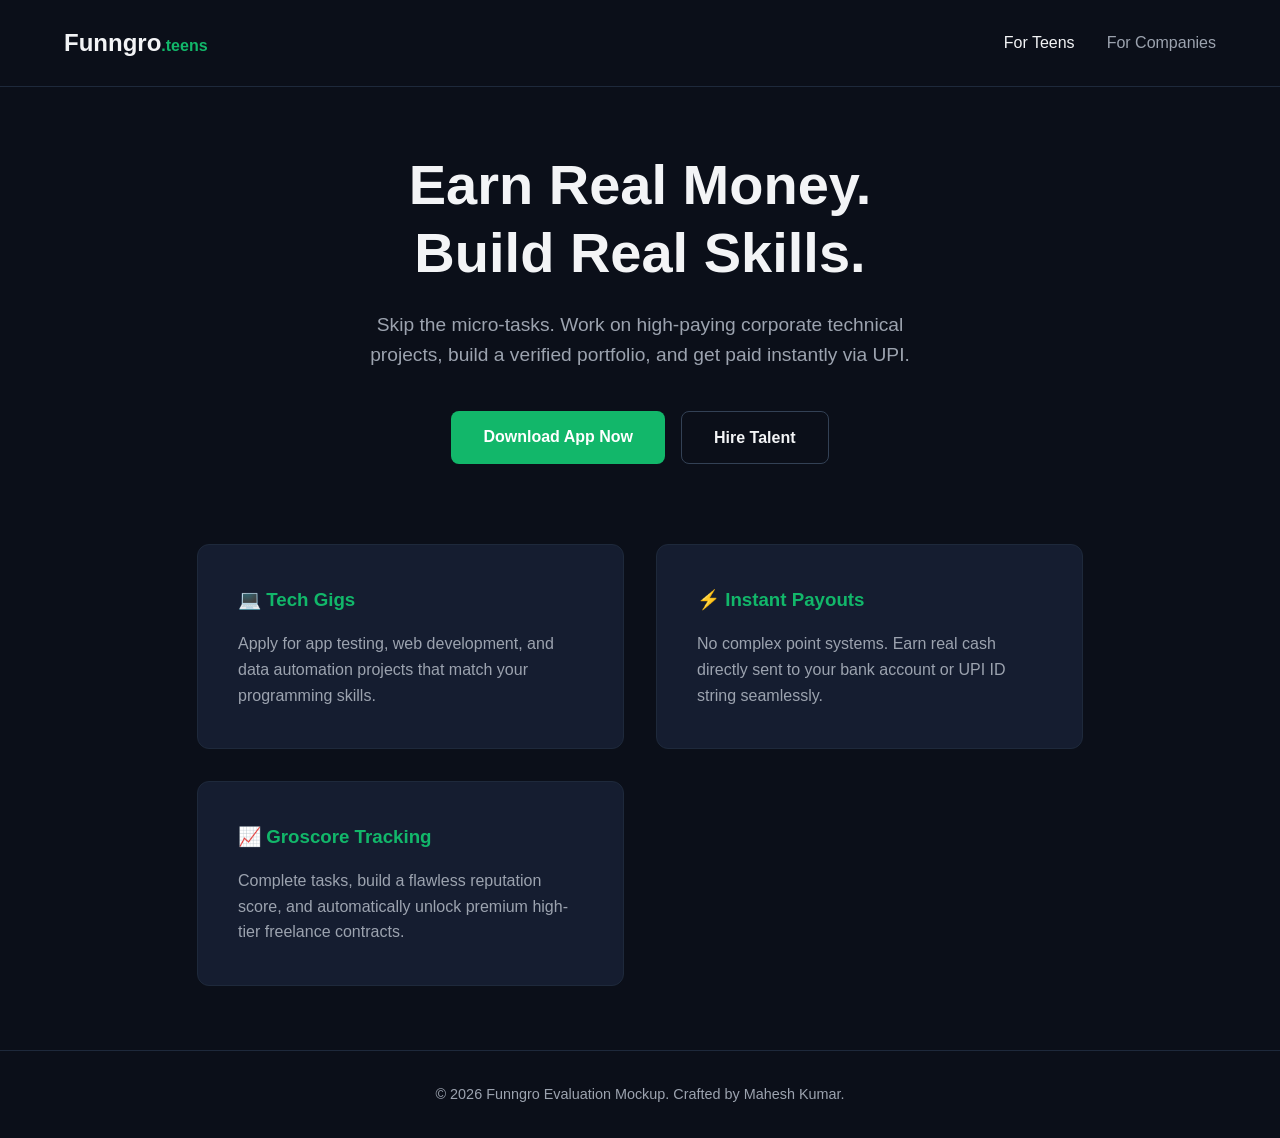
<file: index.html>
<!DOCTYPE html>
<html lang="en">
<head>
    <meta charset="UTF-8">
    <meta name="viewport" content="width=device-width, initial-scale=1.0">
    <title>Funngro for Teens | Earn Money & Build Real-World Skills</title>
    <meta name="description" content="Earn real money as a teenager in India. Apply for freelance coding, data research, and social media projects on Funngro with instant UPI payouts.">
    <meta name="keywords" content="teen earning app, student freelance work, earn money online teens, python student projects, upi payout gigs">
    <link rel="stylesheet" href="style.css">
</head>
<body class="teen-theme">
    <header>
        <nav class="navbar">
            <div class="logo">Funngro<span>.teens</span></div>
            <ul class="nav-links">
                <li><a href="index.html" class="active">For Teens</a></li>
                <li><a href="company.html">For Companies</a></li>
            </ul>
        </nav>
    </header>

    <main>
        <section class="hero">
            <h1>Earn Real Money.<br>Build Real Skills.</h1>
            <p>Skip the micro-tasks. Work on high-paying corporate technical projects, build a verified portfolio, and get paid instantly via UPI.</p>
            <div class="cta-buttons">
                <a href="#" class="btn-primary">Download App Now</a>
                <a href="company.html" class="btn-secondary">Hire Talent</a>
            </div>
        </section>

        <section class="features">
            <article class="card">
                <h3>💻 Tech Gigs</h3>
                <p>Apply for app testing, web development, and data automation projects that match your programming skills.</p>
            </article>
            <article class="card">
                <h3>⚡ Instant Payouts</h3>
                <p>No complex point systems. Earn real cash directly sent to your bank account or UPI ID string seamlessly.</p>
            </article>
            <article class="card">
                <h3>📈 Groscore Tracking</h3>
                <p>Complete tasks, build a flawless reputation score, and automatically unlock premium high-tier freelance contracts.</p>
            </article>
        </section>
    </main>

    <footer>
        <p>&copy; 2026 Funngro Evaluation Mockup. Crafted by Mahesh Kumar.</p>
    </footer>
</body>
</html>
</file>
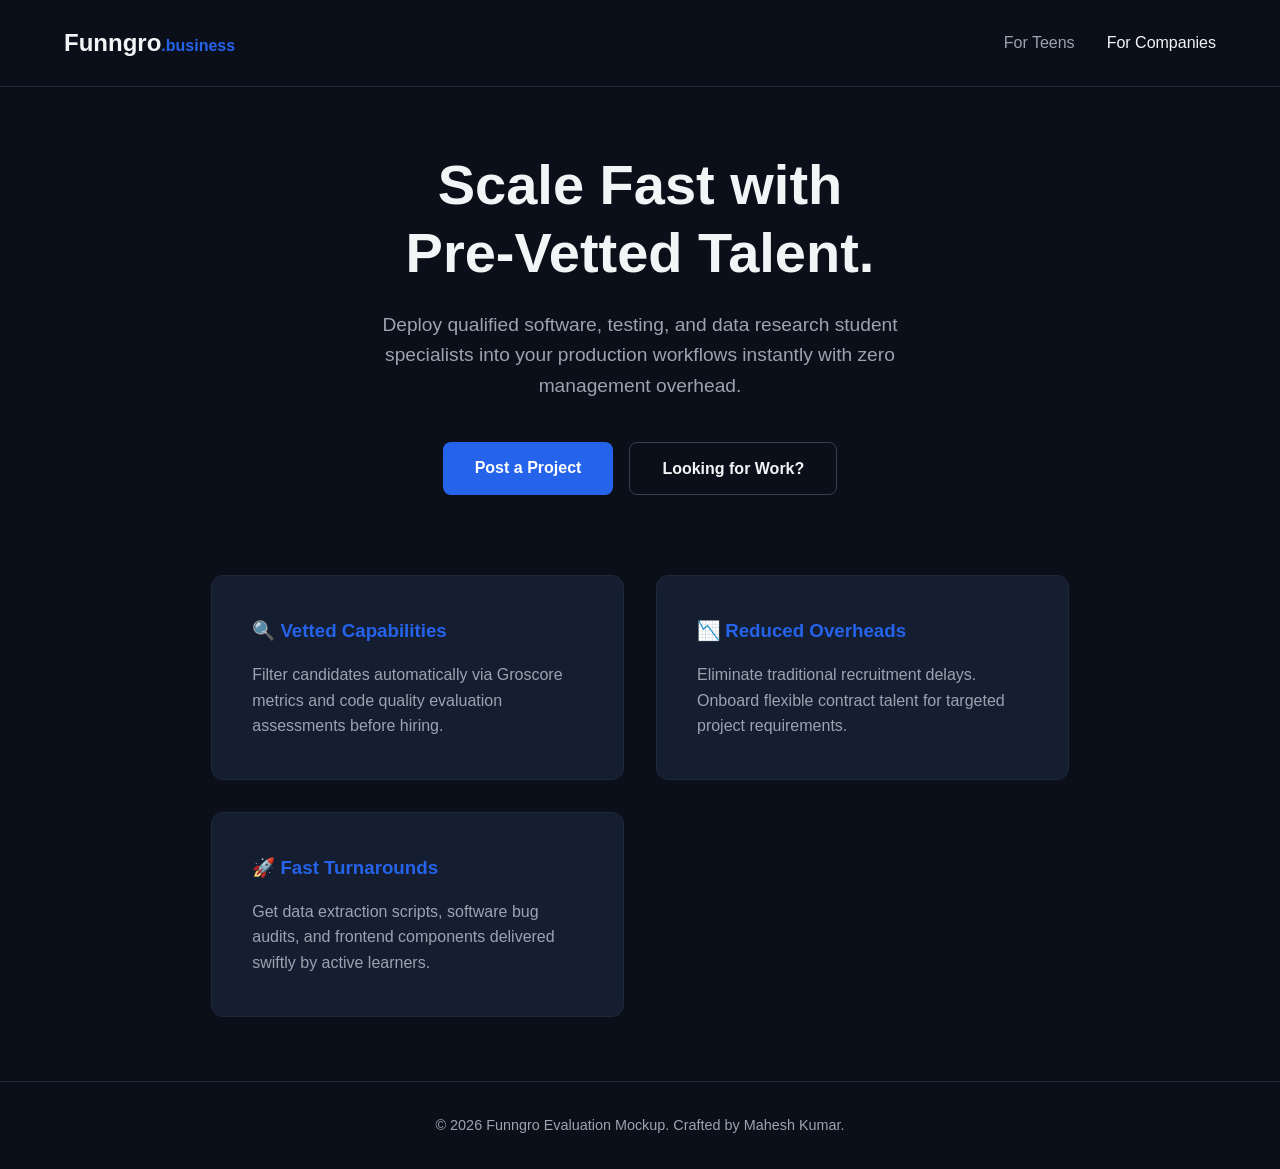
<file: company.html>
<!DOCTYPE html>
<html lang="en">
<head>
    <meta charset="UTF-8">
    <meta name="viewport" content="width=device-width, initial-scale=1.0">
    <title>Funngro for Business | Hire Vetted Gen-Z Technical Talent</title>
    <meta name="description" content="Scale your business operations using pre-vetted student talent. Hire young developers, QA testers, and data specialists on demand with zero overhead.">
    <meta name="keywords" content="hire student developers, crowd-sourced app testing, cost effective web development, hire gen-z talent">
    <link rel="stylesheet" href="style.css">
</head>
<body class="company-theme">
    <header>
        <nav class="navbar">
            <div class="logo">Funngro<span>.business</span></div>
            <ul class="nav-links">
                <li><a href="index.html">For Teens</a></li>
                <li><a href="company.html" class="active">For Companies</a></li>
            </ul>
        </nav>
    </header>

    <main>
        <section class="hero">
            <h1>Scale Fast with<br>Pre-Vetted Talent.</h1>
            <p>Deploy qualified software, testing, and data research student specialists into your production workflows instantly with zero management overhead.</p>
            <div class="cta-buttons">
                <a href="#" class="btn-primary-business">Post a Project</a>
                <a href="index.html" class="btn-secondary">Looking for Work?</a>
            </div>
        </section>

        <section class="features">
            <article class="card-business">
                <h3>🔍 Vetted Capabilities</h3>
                <p>Filter candidates automatically via Groscore metrics and code quality evaluation assessments before hiring.</p>
            </article>
            <article class="card-business">
                <h3>📉 Reduced Overheads</h3>
                <p>Eliminate traditional recruitment delays. Onboard flexible contract talent for targeted project requirements.</p>
            </article>
            <article class="card-business">
                <h3>🚀 Fast Turnarounds</h3>
                <p>Get data extraction scripts, software bug audits, and frontend components delivered swiftly by active learners.</p>
            </article>
        </section>
    </main>

    <footer>
        <p>&copy; 2026 Funngro Evaluation Mockup. Crafted by Mahesh Kumar.</p>
    </footer>
</body>
</html>
</file>
<file: style.css>
:root {
    --bg-dark: #0B0F19;
    --card-dark: #151D30;
    --primary-green: #12B76A;
    --primary-blue: #2563EB;
    --text-main: #F3F4F6;
    --text-muted: #9CA3AF;
}

* {
    margin: 0;
    padding: 0;
    box-sizing: border-box;
    font-family: -apple-system, BlinkMacSystemFont, "Segoe UI", Roboto, sans-serif;
}

body {
    background-color: var(--bg-dark);
    color: var(--text-main);
    line-height: 1.6;
    min-height: 100vh;
    display: flex;
    flex-direction: column;
}

.navbar {
    display: flex;
    justify-content: space-between;
    align-items: center;
    padding: 1.5rem 5%;
    border-bottom: 1px solid #1E293B;
}

.logo {
    font-size: 1.5rem;
    font-weight: 700;
}

.logo span {
    color: var(--primary-green);
    font-size: 1rem;
}

.company-theme .logo span {
    color: var(--primary-blue);
}

.nav-links {
    display: flex;
    list-style: none;
    gap: 2rem;
}

.nav-links a {
    color: var(--text-muted);
    text-decoration: none;
    font-weight: 500;
    transition: color 0.2s;
}

.nav-links a:hover, .nav-links a.active {
    color: var(--text-main);
}

main {
    flex: 1;
    padding: 4rem 5%;
    max-width: 1200px;
    margin: 0 auto;
}

.hero {
    text-align: center;
    margin-bottom: 5rem;
}

.hero h1 {
    font-size: 3.5rem;
    line-height: 1.2;
    margin-bottom: 1.5rem;
}

.hero p {
    font-size: 1.2rem;
    color: var(--text-muted);
    max-width: 600px;
    margin: 0 auto 2.5rem auto;
}

.cta-buttons {
    display: flex;
    justify-content: center;
    gap: 1rem;
}

.btn-primary, .btn-primary-business, .btn-secondary {
    padding: 0.8rem 2rem;
    border-radius: 8px;
    font-weight: 600;
    text-decoration: none;
    transition: opacity 0.2s;
}

.btn-primary { background-color: var(--primary-green); color: #FFF; }
.btn-primary-business { background-color: var(--primary-blue); color: #FFF; }
.btn-secondary { border: 1px solid #334155; color: var(--text-main); }
.btn-primary:hover, .btn-primary-business:hover, .btn-secondary:hover { opacity: 0.9; }

.features {
    display: grid;
    grid-template-columns: repeat(auto-fit, minmax(300px, 1fr));
    gap: 2rem;
}

.card, .card-business {
    background-color: var(--card-dark);
    padding: 2.5rem;
    border-radius: 12px;
    border: 1px solid #1E293B;
}

.card h3 { margin-bottom: 1rem; color: var(--primary-green); }
.card-business h3 { margin-bottom: 1rem; color: var(--primary-blue); }
.card p, .card-business p { color: var(--text-muted); }

footer {
    text-align: center;
    padding: 2rem;
    color: var(--text-muted);
    font-size: 0.9rem;
    border-top: 1px solid #1E293B;
}

@media (max-width: 768px) {
    .hero h1 { font-size: 2.5rem; }
    .navbar { flex-direction: column; gap: 1rem; }
}
</file>
